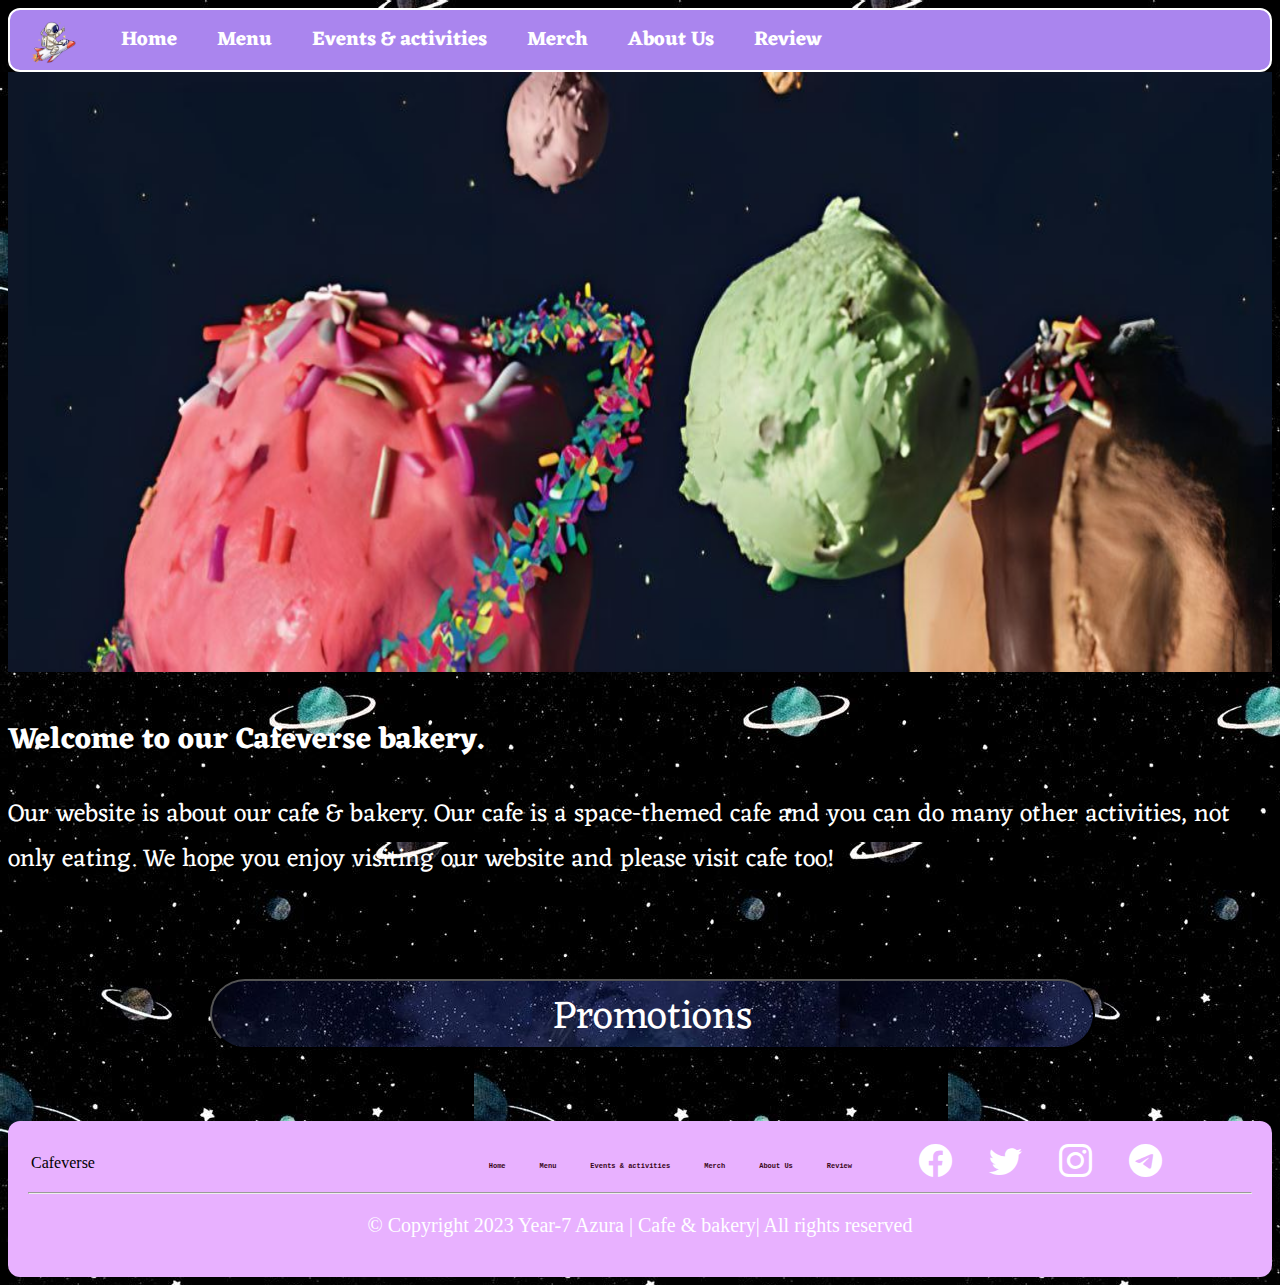
<file: index.html>
<!DOCTYPE html>
<html lang="en">
<head>
    <meta charset="UTF-8">
    <meta name="viewport" content="width=device-width, initial-scale=1.0">
    <title>Cafeverse | Home</title>
    <link rel="stylesheet" href="index.css">
    <link rel="preconnect" href="https://fonts.googleapis.com">
    <link rel="preconnect" href="https://fonts.gstatic.com" crossorigin>
    <link href="https://fonts.googleapis.com/css2?family=Eczar:wght@500&display=swap" rel="stylesheet">
    <link rel="icon" type="image_1/x-icon" href="image_1/logo.png">
    <link rel="stylesheet" href="https://cdn.jsdelivr.net/npm/bootstrap-icons@1.11.1/font/bootstrap-icons.css">

</head>
<body class="bot">
    <section>
        <nav class="navbar">
            <a href=""><img src="image_1/logo.png" alt="logo" class="logo"></a>
            <a href="index.html" class="navtext">Home</a>
            <a href="menu.html" class="navtext">Menu</a>
      <a href="events.html" class="navtext">Events & activities</a>
            <a href="merch.html" class="navtext">Merch</a>
            <a href="about.html" class="navtext">About Us</a>
            <a href="review.html" class="navtext">Review</a>
        </nav>
    </section>
    <div>
        <section>
            <img src="image_1/icecreamspace.jpg" alt="homephotppage" width="100% " height=" 600px"> <br><br>
        </section>
        <section class="hp">
            <h1 class="wel">Welcome to our Cafeverse bakery.</h1>
            <p class="wel">Our website is about our cafe & bakery. Our cafe is a space-themed cafe and you can do many other
                activities, not only eating. We hope you enjoy visiting our website and please visit cafe too!</p>
            <br><br>
        </section>
        <section>
            <button type="submit" id="bapro"><a href="promotions.html" class="fal">Promotions</a></button>
        </section>
    </div><br><br><br><br>
        <section>
            <footer class="footersection">
                <table width="100%">
                    <tr>
                        <td width="35%">
                            <label>Cafeverse<label><br>
                        </td>
                        <td width="35%" class="footer-pages">
                            <a href="index.html" class="footerpl">Home</a>
                            <a href="menu.html" class="footerpl">Menu</a>
                            <a href="events.html" class="footerpl">Events & activities</a>
                            <a href="merch.html" class="footerpl">Merch</a>
                            <a href="about.html" class="footerpl">About Us</a>
                            <a href="review.html" class="footerpl">Review</a>
                        </td>
                        <td width="30%" class="icon">
                            <a href="#"><i class="bi bi-facebook"></i></a>
                            <a href="#"><i class="bi bi-twitter"></i></a>
                            <a href="#"><i class="bi bi-instagram"></i></a>
                            <a href="#"><i class="bi bi-telegram"></i></a>
                        </td>
                    </tr>
                </table>
                <hr>

                <p class="copyright">© Copyright 2023 Year-7 Azura | Cafe & bakery| All rights
                    reserved</p>

            </footer>

</body>

</html>
</file>
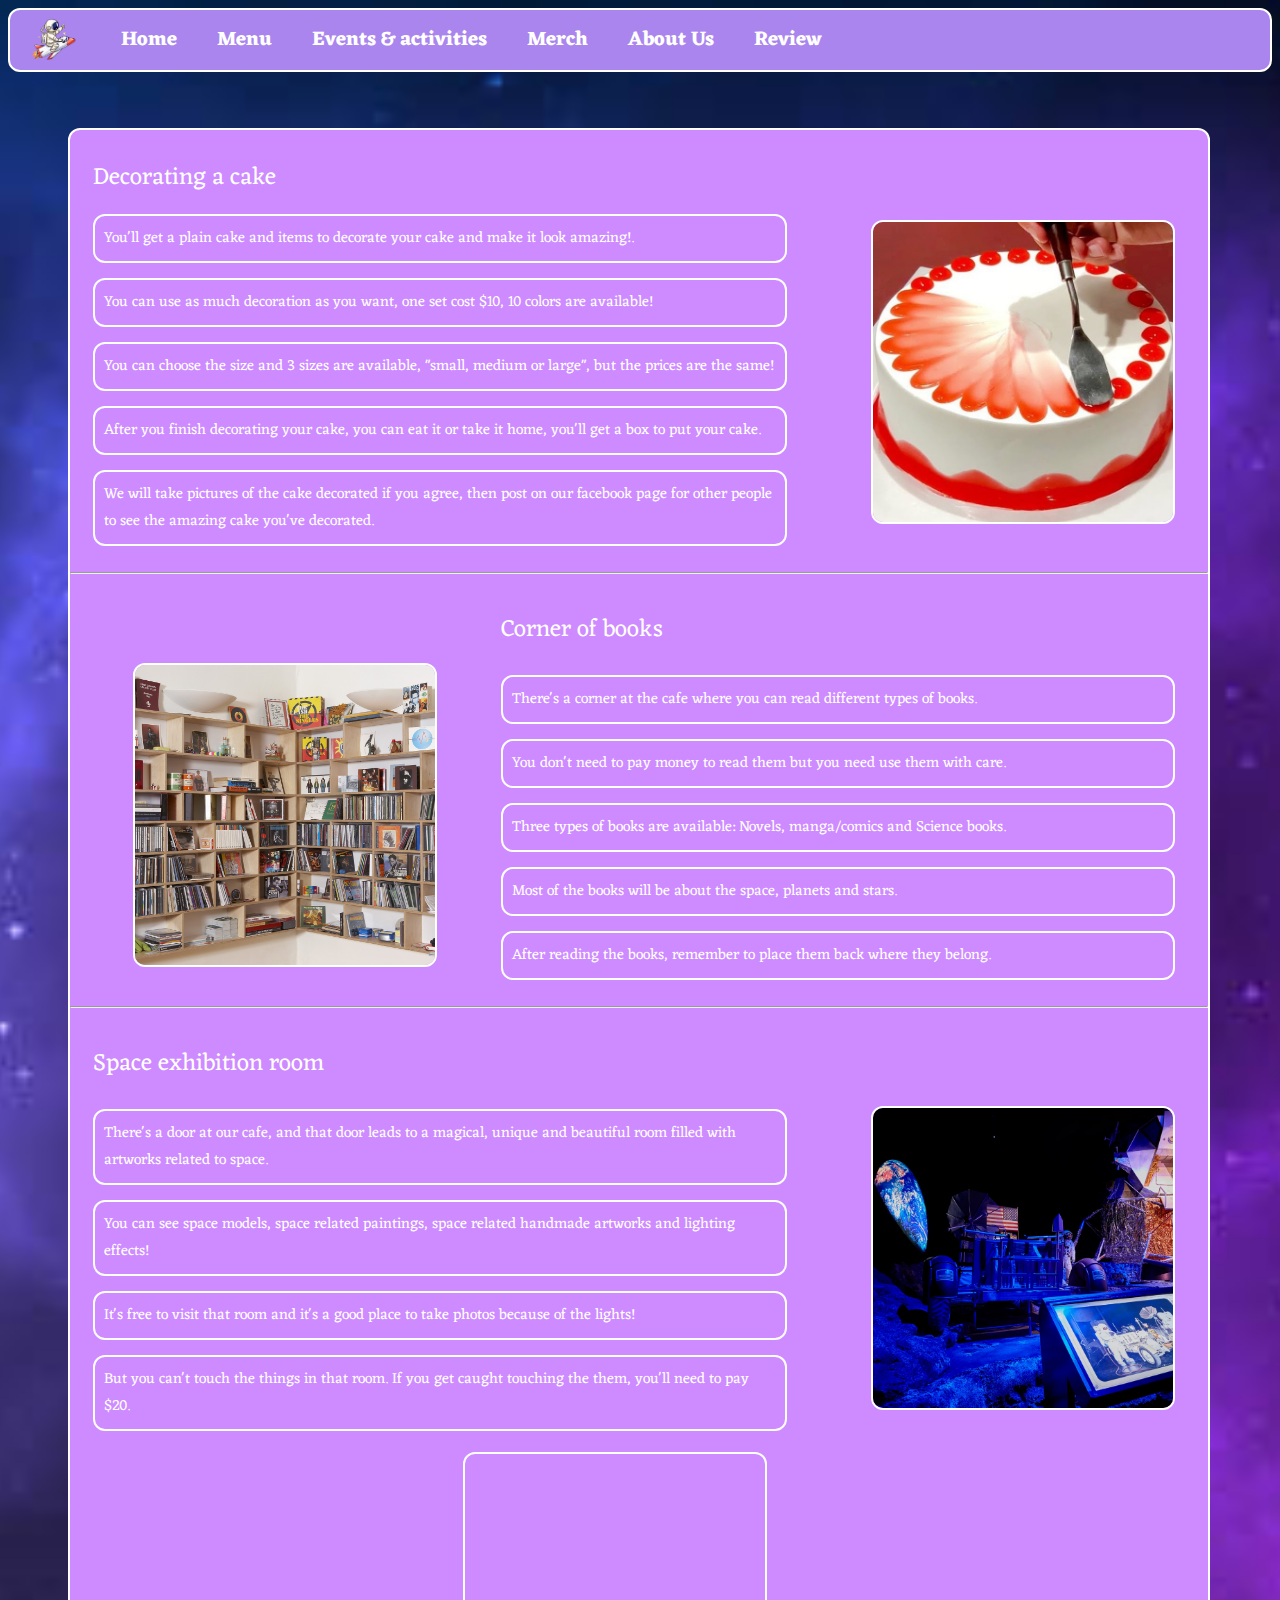
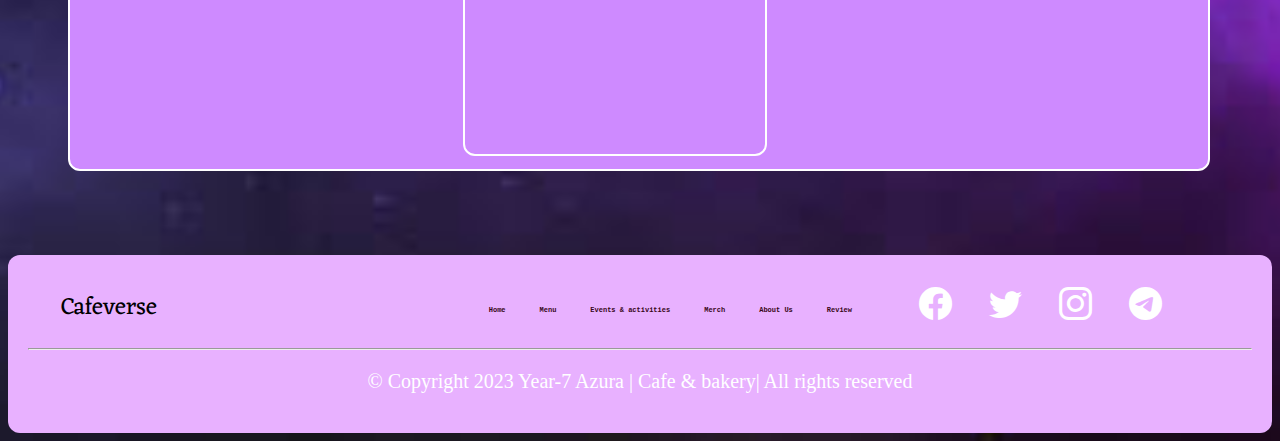
<file: events.html>
<!DOCTYPE html>
<html lang="en">

<head>
    <meta charset="UTF-8">
    <meta name="viewport" content="width=device-width, initial-scale=1.0">
    <title>events and activities</title>
    <link rel="stylesheet" href="events.css">
    <link rel="preconnect" href="https://fonts.googleapis.com">
    <link rel="preconnect" href="https://fonts.gstatic.com" crossorigin>
    <link href="https://fonts.googleapis.com/css2?family=Eczar:wght@600&display=swap" rel="stylesheet">
    <link rel="stylesheet" href="https://cdn.jsdelivr.net/npm/bootstrap-icons@1.11.1/font/bootstrap-icons.css">
    <link rel="icon" type="image_1/x-icon" href="image_1/logo.png">
</head>

<body class="page2">
    <section>
        <nav class="navbar">
            <a href=""><img src="image_1/logo.png" alt="logo" class="logo"></a>
            <a href="index.html" class="navtext">Home</a>
            <a href="menu.html" class="navtext">Menu</a>
            <a href="events.html" class="navtext">Events & activities</a>
            <a href="merch.html" class="navtext">Merch</a>
            <a href="about.html" class="navtext">About Us</a>
            <a href="review.html" class="navtext">Review</a>
        </nav>
    </section>
    <br><br>
    <section>
        <div class="bigbox">
            <table>
                <tr>
                    <td>
                        <div class="etitle">
                            <p class="etitletext"></p>Decorating a cake
                        </div>
                        <div class="einfo">
                            <p class="infotext">You'll get a plain cake and items to decorate your cake and make it look
                                amazing!.</p>
                        </div>
                        <div class="einfo">
                            <p class="infotext">You can use as much decoration as you want, one set cost $10, 10 colors
                                are available!</p>
                        </div>
                        <div class="einfo">
                            <p class="infotext">You can choose the size and 3 sizes are available, "small, medium or
                                large", but the prices are the same!</p>
                        </div>
                        <div class="einfo">
                            <p class="infotext">After you finish decorating your cake, you can eat it or take it home,
                                you'll get a box to put your cake.</p>
                        </div>
                        <div class="einfo">
                            <p class="infotext">We will take pictures of the cake decorated if you agree, then post on
                                our facebook page for other people to see the amazing cake you've decorated.</p>
                        </div>
                    </td>
                    <td>
                        <div>
                            <img src="image_1/design_cake.jpg" alt="designing_cake" class="eimage1">
                        </div>
                    </td>
                </tr>
            </table>
            <hr>
            <table>
                <tr>
                    <td class="bcimg">
                        <div><img src="image_1/book-corner.jpg" alt="books_corner" class="eimage2"></div>
                    </td>
                    <td>
                        <div class="etitle">
                            <p class="etitletext">Corner of books</p>
                        </div>
                        <div class="einfo">
                            <p class="infotext2">There's a corner at the cafe where you can read different types of
                                books.</p>
                        </div>
                        <div class="einfo">
                            <p class="infotext2">You don't need to pay money to read them but you need use them with
                                care.</p>
                        </div>
                        <div class="einfo">
                            <p class="infotext2">Three types of books are available: Novels, manga/comics and Science
                                books.</p>
                        </div>
                        <div class="einfo">
                            <p class="infotext2">Most of the books will be about the space, planets and stars.</p>
                        </div>
                        <div class="einfo">
                            <p class="infotext2">After reading the books, remember to place them back where they belong.
                            </p>
                        </div>
                    </td>
                </tr>
            </table>
            <hr>
            <table>
                <tr>
                    <td>
                        <div class="etitle">
                            <p class="etitletext">Space exhibition room</p>
                        </div>
                        <div class="einfo">
                            <p class="infotext">There's a door at our cafe, and that door leads to a magical, unique and beautiful room filled with artworks related to space.</p>
                        </div>
                        <div class="einfo">
                            <p class="infotext">You can see space models, space related paintings, space related handmade artworks and lighting effects! </p>
                        </div>
                        <div class="einfo">
                            <p class="infotext">It's free to visit that room and it's a good place to take photos because of the lights!</p>
                        </div>
                        <div class="einfo">
                            <p class="infotext">But you can't touch the things in that room. If you get caught touching the them, you'll need to pay $20.</p>
                        </div>
                    </td>
                    <td><img src="image_1/space_3.png" alt="space_exhibition" class="eimage1"></td>
                    <table>
                        <tr><td>
                            <iframe class="vid"src="https://www.youtube.com/embed/3omVVKg-B1Q?si=TDCvaAKnEVEoSjxX" title="YouTube video player" frameborder="0" allow="accelerometer; autoplay; clipboard-write; encrypted-media; gyroscope; picture-in-picture; web-share" allowfullscreen></iframe>
                        </td></tr>
                    </table>
                    
                </tr>
            </table>
        </div>
    </section>
    <br><br><br>
    <section>
        <footer class="footersection">
            <table width="100%">
                <tr>
                    <td width="35%">
                        <label class="cfv">Cafeverse<label><br>
                    </td>
                    <td width="35%" class="footer-pages">
                        <a href="index.html" class="footerpl">Home</a>
                        <a href="menu.html" class="footerpl">Menu</a>
                        <a href="events.html" class="footerpl">Events & activities</a>
                        <a href="merch.html" class="footerpl">Merch</a>
                        <a href="about.html" class="footerpl">About Us</a>
                        <a href="review.html" class="footerpl">Review</a>
                    </td>
                    <td width="30%" class="icon">
                        <a href="#"><i class="bi bi-facebook"></i></a>
                        <a href="#"><i class="bi bi-twitter"></i></a>
                        <a href="#"><i class="bi bi-instagram"></i></a>
                        <a href="#"><i class="bi bi-telegram"></i></a>
                    </td>
                </tr>
            </table>
            <hr>
            <p class="copyright">© Copyright 2023 Year-7 Azura | Cafe & bakery| All rights
                reserved</p>
        </footer>
    </section>
</body>
</file>
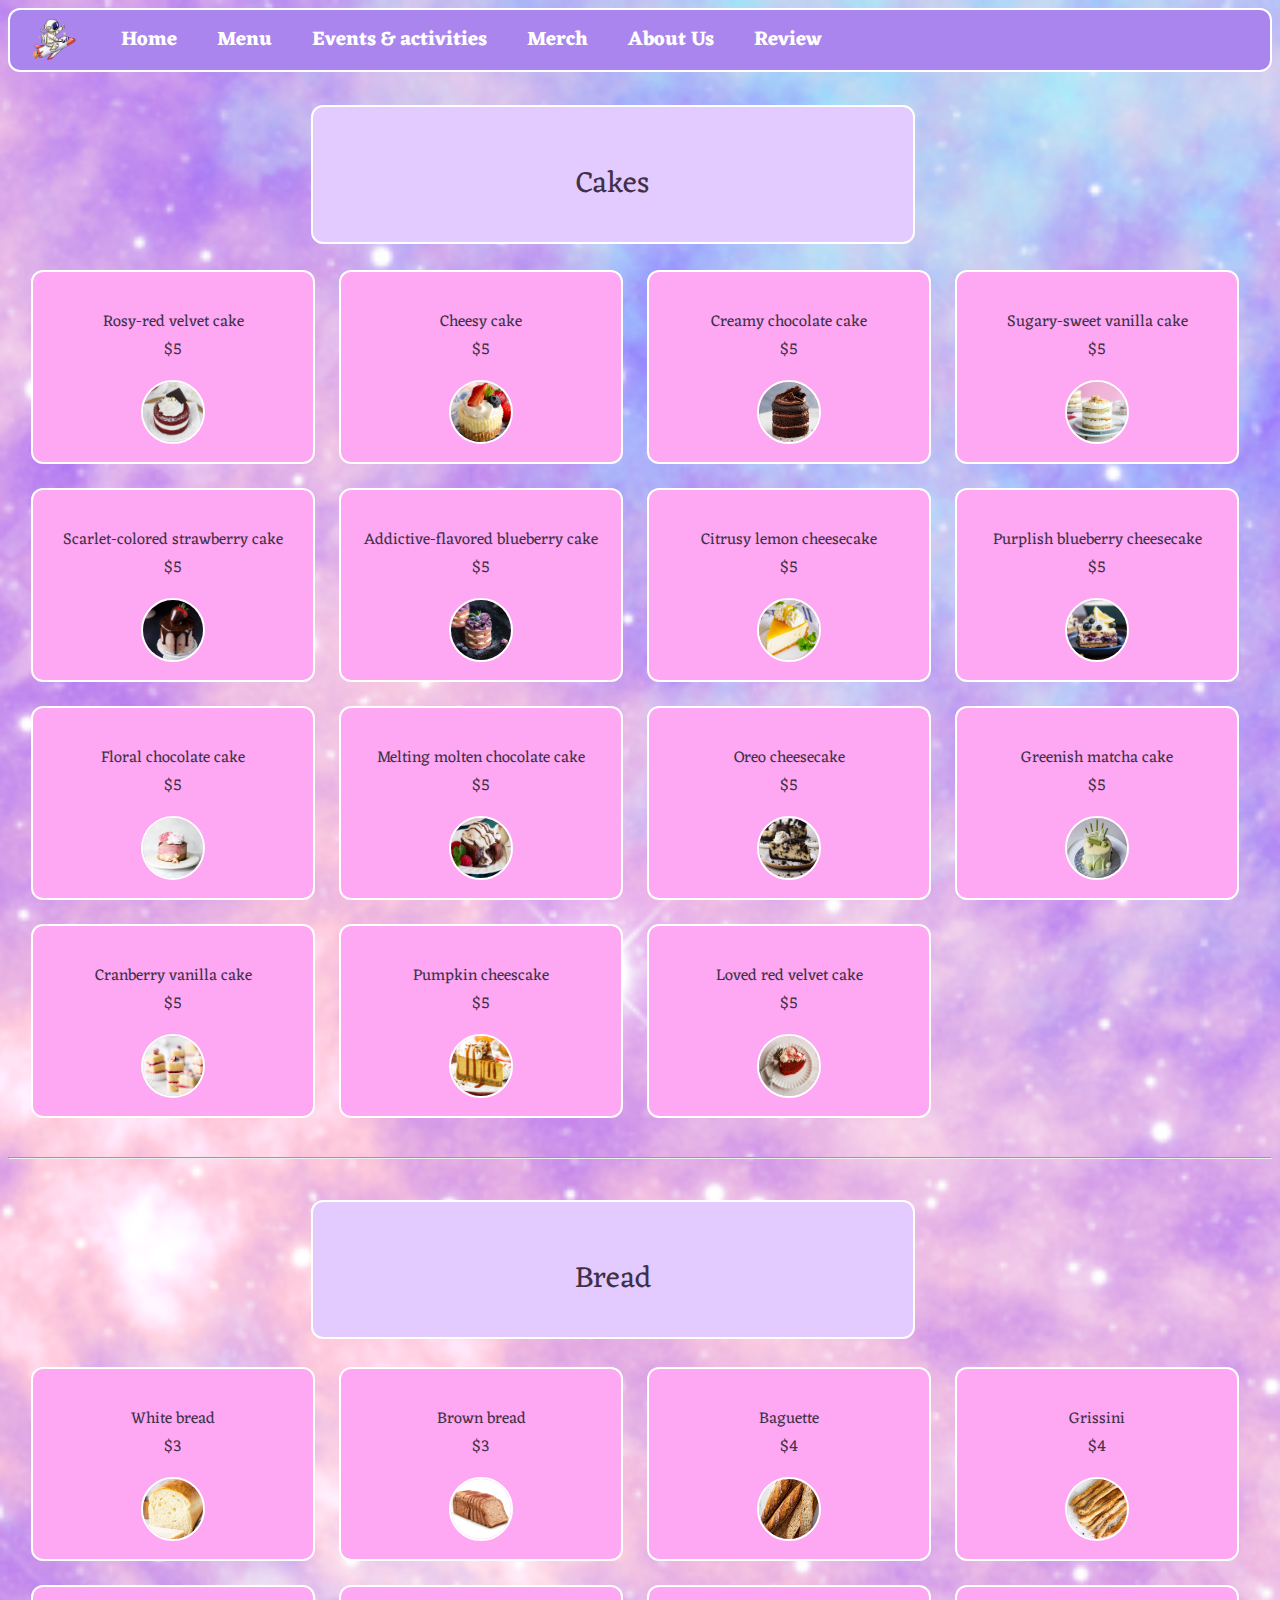
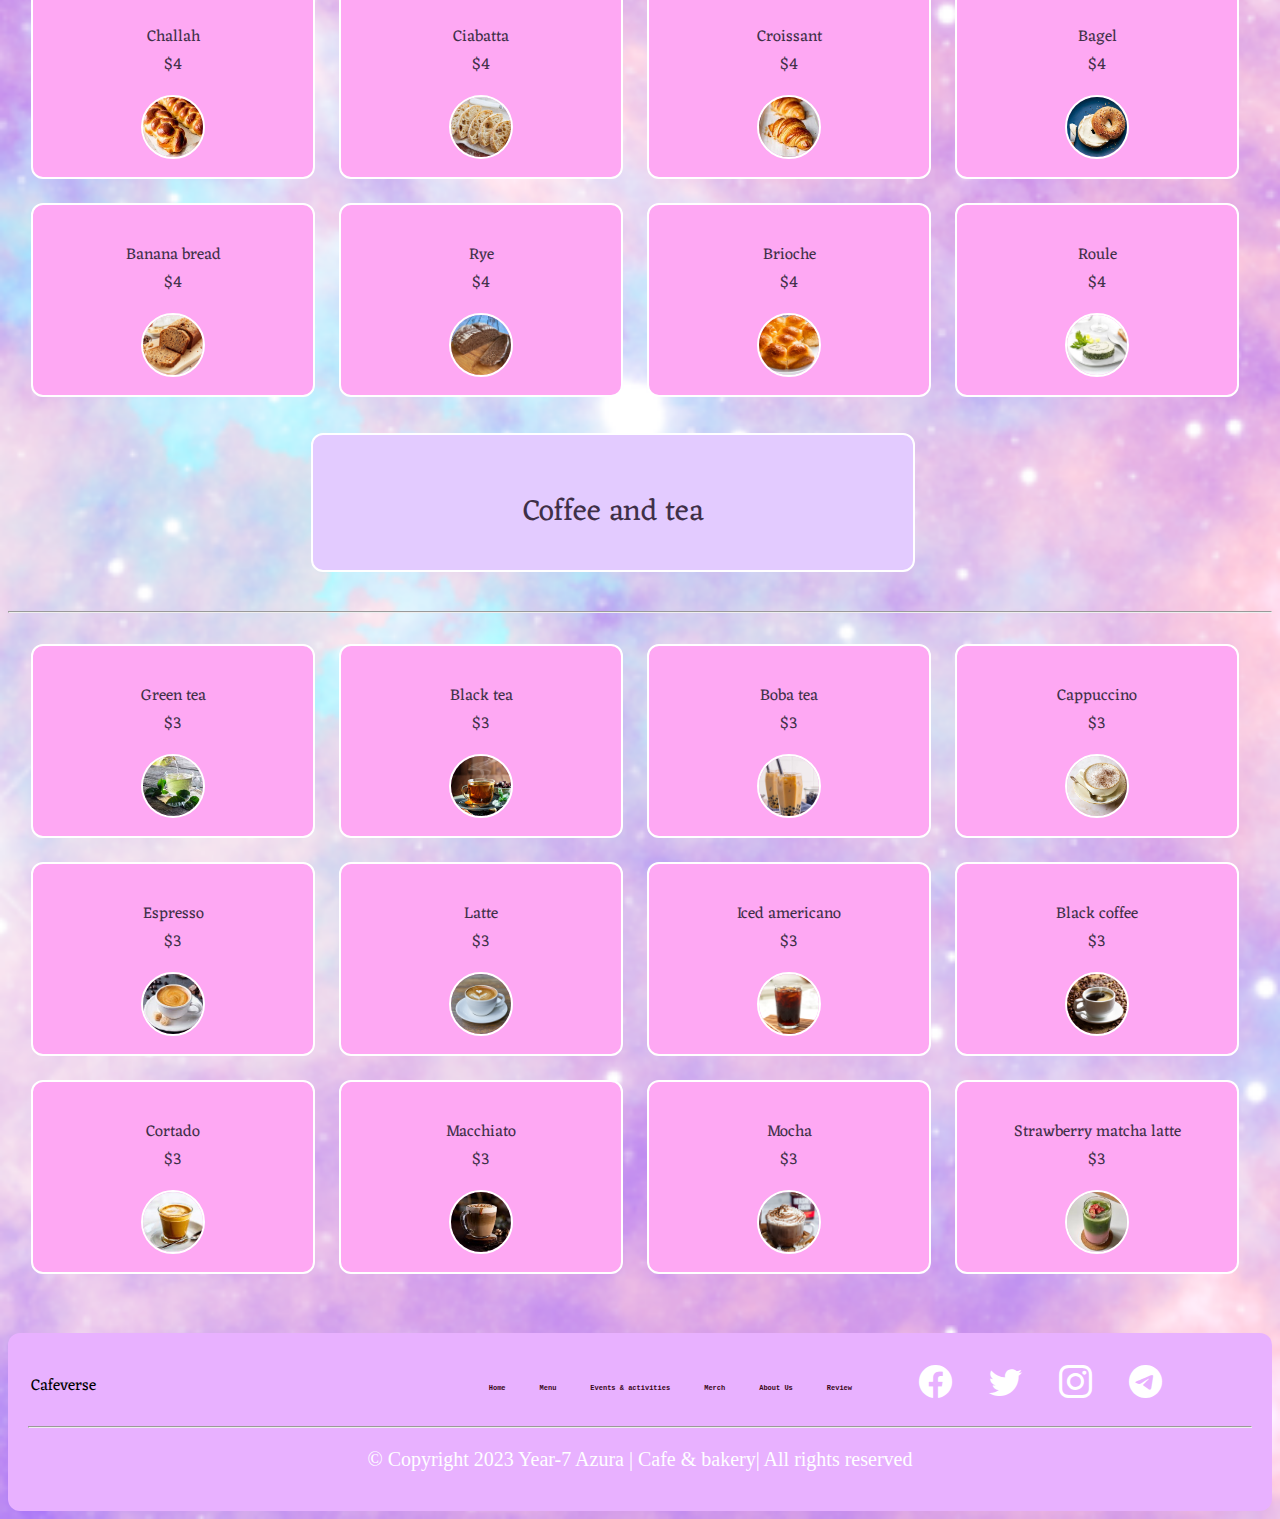
<file: menu.html>
<!DOCTYPE html>
<html lang="en">

<head>
    <meta charset="UTF-8">
    <meta name="viewport" content="width=device-width, initial-scale=1.0">
    <title>Menu</title>
    <link rel="stylesheet" href="menu.css">
    <link rel="preconnect" href="https://fonts.googleapis.com">
    <link rel="preconnect" href="https://fonts.gstatic.com" crossorigin>
    <link href="https://fonts.googleapis.com/css2?family=Eczar:wght@600&display=swap" rel="stylesheet">
    <link rel="stylesheet" href="https://cdn.jsdelivr.net/npm/bootstrap-icons@1.11.1/font/bootstrap-icons.css">
    <link rel="icon" type="image_1/x-icon" href="image_1/logo.png">
</head>

<body class="page3">
    <section>
        <nav class="navbar">
            <a href=""><img src="image_1/logo.png" alt="logo" class="logo"></a>
            <a href="index.html" class="navtext">Home</a>
            <a href="menu.html" class="navtext">Menu</a>
            <a href="events.html" class="navtext">Events & activities</a>
            <a href="merch.html" class="navtext">Merch</a>
            <a href="about.html" class="navtext">About Us</a>
            <a href="review.html" class="navtext">Review</a>
        </nav>
    </section>
    <section>
        <table>
            <tr>
                <td>
                    <div class="mtitle">
                        <p class="finfo">Cakes</p>
                    </div>
                </td>
            </tr>
            </table><table>
            <tr>
                <td>
                    <div class="foodbac">
                        <p class="finfo">Rosy-red velvet cake <br> $5</p>
                        <img src="image_2/cake1.png" alt="cake" class="fdimg">
                    </div>
                </td>
                <td>
                    <div class="foodbac">
                        <p class="finfo">Cheesy cake <br> $5</p>
                        <img src="image_2/cake2.png" alt="cake" class="fdimg">
                    </div>
                </td>
                <td>
                    <div class="foodbac">
                        <p class="finfo">Creamy chocolate cake <br> $5</p>
                        <img src="image_2/cake3.png" alt="cake" class="fdimg">
                    </div>
                </td>
                <td>
                    <div class="foodbac">
                        <p class="finfo">Sugary-sweet vanilla cake <br> $5</p>
                        <img src="image_2/cake4.png" alt="cake" class="fdimg">
                    </div>
                </td>
            </tr>
            <tr>
                <td>
                    <div class="foodbac">
                        <p class="finfo">Scarlet-colored strawberry cake <br> $5</p>
                        <img src="image_2/cake5.png" alt="cake" class="fdimg">
                    </div>
                </td>
                <td>
                    <div class="foodbac">
                        <p class="finfo">Addictive-flavored blueberry cake <br> $5</p>
                        <img src="image_2/cake6.png" alt="cake" class="fdimg">
                    </div>
                </td>
                <td>
                    <div class="foodbac">
                        <p class="finfo">Citrusy lemon cheesecake <br> $5</p>
                        <img src="image_2/cake7.png" alt="cake" class="fdimg">
                    </div>
                </td>
                <td>
                    <div class="foodbac">
                        <p class="finfo">Purplish blueberry cheesecake <br> $5</p>
                        <img src="image_2/cake8.png" alt="cake" class="fdimg">
                    </div>
                </td>
            </tr>
            <tr>
                <td>
                    <div class="foodbac">
                        <p class="finfo">Floral chocolate cake <br> $5</p>
                        <img src="image_2/cake9.png" alt="cake" class="fdimg">
                <td>
                    <div class="foodbac">
                        <p class="finfo">Melting molten chocolate cake <br> $5</p>
                        <img src="image_2/cake10.jpg" alt="cake" class="fdimg">
                    </div>
                </td>
                <td>
                    <div class="foodbac">
                        <p class="finfo">Oreo cheesecake <br> $5</p>
                        <img src="image_2/cake11.jpg" alt="cake" class="fdimg">
                    </div>
                </td>
                <td>
                    <div class="foodbac">
                        <p class="finfo">Greenish matcha cake <br> $5</p>
                        <img src="image_2/cake12.jpg" alt="cake" class="fdimg">
                    </div>
                </td>
            </tr>
            <tr>
                <td>
                    <div class="foodbac">
                        <p class="finfo">Cranberry vanilla cake <br> $5</p>
                        <img src="image_2/cake13.png" alt="cake" class="fdimg">
                    </div>
                </td>
                <td>
                    <div class="foodbac">
                        <p class="finfo">Pumpkin cheescake <br> $5</p>
                        <img src="image_2/cake14.jpg" alt="cake" class="fdimg">
                    </div>
                </td>
                <td>
                    <div class="foodbac">
                        <p class="finfo">Loved red velvet cake <br> $5</p>
                        <img src="image_2/cake15.jpg" alt="cake" class="fdimg">
                    </div>
                </td>
            </tr>
        </table>
        <br>
        <hr>
        <table>
            <tr>
                <td>
                    <div class="mtitle">
                        <p class="finfo">Bread</p>
                    </div>
                </td>
            </tr>
            <tr></table><table>
                <td>
                    <div class="foodbac">
                        <p class="finfo">White bread <br>$3</p>
                        <img src="image_2/bread1.jpg" alt="bread" class="fdimg">
                    </div>
                </td>
                <td>
                    <div class="foodbac">
                        <p class="finfo">Brown bread <br>$3</p>
                        <img src="image_2/bread2.jpg" alt="bread" class="fdimg">
                    </div>
                </td>
                <td>
                    <div class="foodbac">
                        <p class="finfo">Baguette <br>$4</p>
                        <img src="image_2/bread3.jpg" alt="bread" class="fdimg">
                    </div>
                </td>
                <td>
                    <div class="foodbac">
                        <p class="finfo">Grissini <br>$4</p>
                        <img src="image_2/bread4.jpg" alt="bread" class="fdimg">
                    </div>
                </td>
            </tr>
            <tr>
                <td>
                    <div class="foodbac">
                        <p class="finfo">Challah <br>$4</p>
                        <img src="image_2/bread5.jpg" alt="bread" class="fdimg">
                    </div>
                </td>
                <td>
                    <div class="foodbac">
                        <p class="finfo">Ciabatta <br>$4</p>
                        <img src="image_2/bread6.jpg" alt="bread" class="fdimg">
                    </div>
                </td>
                <td>
                    <div class="foodbac">
                        <p class="finfo">Croissant <br>$4 </p>
                        <img src="image_2/bread7.jpg" alt="bread" class="fdimg">
                    </div>
                </td>
                <td>
                    <div class="foodbac">
                        <p class="finfo">Bagel <br>$4</p>
                        <img src="image_2/bread8.jpeg" alt="bread" class="fdimg">
                    </div>
                </td>
            </tr>
            <tr>
                <td>
                    <div class="foodbac">
                        <p class="finfo">Banana bread <br>$4</p>
                        <img src="image_2/bread9.jpeg" alt="bread" class="fdimg">
                    </div>
                </td>
                <td>
                    <div class="foodbac">
                        <p class="finfo">Rye <br>$4</p>
                        <img src="image_2/bread10.jpg" alt="bread" class="fdimg">
                    </div>
                </td>
                <td>
                    <div class="foodbac">
                        <p class="finfo">Brioche <br>$4</p>
                        <img src="image_2/bread11.jpg" alt="bread" class="fdimg">
                    </div>
                </td>
                <td>
                    <div class="foodbac">
                        <p class="finfo">Roule <br>$4</p>
                        <img src="image_2/bread12.jpg" alt="bread" class="fdimg">
                    </div>
                </td>
            </tr>
        </table>
        <table>
            <tr>
                <td>
                    <div class="mtitle">
                        <p class="finfo">Coffee and tea</p>
                    </div>
                </td>
            </tr>
            </table>
            <br>
            <hr><table>
            <tr>
                <td>
                    <div class="foodbac">
                        <p class="finfo">Green tea <br>$3</p>
                        <img src="image_2/drink1.jpg" alt="drink" class="fdimg">
                    </div>
                </td>
                <td>
                    <div class="foodbac">
                        <p class="finfo">Black tea <br>$3</p>
                        <img src="image_2/drink2.jpg" alt="drink" class="fdimg">
                    </div>
                </td>
                <td>
                    <div class="foodbac">
                        <p class="finfo">Boba tea <br>$3</p>
                        <img src="image_2/drink3.jpg" alt="drink" class="fdimg">
                    </div>
                </td>
                <td>
                    <div class="foodbac">
                        <p class="finfo">Cappuccino <br>$3</p>
                        <img src="image_2/drink4.jpg" alt="drink" class="fdimg">
                    </div>
                </td>
            </tr>
            <tr>
                <td>
                    <div class="foodbac">
                        <p class="finfo">Espresso <br>$3</p>
                        <img src="image_2/drink5.jpg" alt="drink" class="fdimg">
                    </div>
                </td>
                <td>
                    <div class="foodbac">
                        <p class="finfo">Latte <br>$3</p>
                        <img src="image_2/drink6.jpg" alt="drink" class="fdimg">
                    </div>
                </td>
                <td>
                    <div class="foodbac">
                        <p class="finfo">Iced americano <br>$3</p>
                        <img src="image_2/drink7.jpg" alt="drink" class="fdimg">
                    </div>
                </td>
                <td>
                    <div class="foodbac">
                        <p class="finfo">Black coffee <br>$3</p>
                        <img src="image_2/drink8.png" alt="drink" class="fdimg">
                    </div>
                </td>
            </tr>
            <tr>
                <td>
                    <div class="foodbac">
                        <p class="finfo">Cortado <br>$3</p>
                        <img src="image_2/drink9.jpg" alt="drink" class="fdimg">
                    </div>
                </td>
                <td>
                    <div class="foodbac">
                        <p class="finfo">Macchiato <br>$3</p>
                        <img src="image_2/drink10.jpg" alt="drink" class="fdimg">
                    </div>
                </td>
                <td>
                    <div class="foodbac">
                        <p class="finfo">Mocha <br>$3</p>
                        <img src="image_2/drink11.jpg" alt="drink" class="fdimg">
                    </div>
                </td>
                <td>
                    <div class="foodbac">
                        <p class="finfo">Strawberry matcha latte <br>$3</p>
                        <img src="image_2/drink12.png" alt="drink" class="fdimg">
                    </div>
                </td>
            </tr>
        </table>
        <br><br>
    </section>
    <section>
        <footer class="footersection">
            <table width="100%">
                <tr>
                    <td width="35%">
                        <label>Cafeverse<label><br>
                    </td>
                    <td width="35%" class="footer-pages">
                        <a href="index.html" class="footerpl">Home</a>
                        <a href="menu.html" class="footerpl">Menu</a>
                        <a href="events.html" class="footerpl">Events & activities</a>
                        <a href="merch.html" class="footerpl">Merch</a>
                        <a href="about.html" class="footerpl">About Us</a>
                        <a href="review.html" class="footerpl">Review</a>
                    </td>
                    <td width="30%" class="icon">
                        <a href="#"><i class="bi bi-facebook"></i></a>
                        <a href="#"><i class="bi bi-twitter"></i></a>
                        <a href="#"><i class="bi bi-instagram"></i></a>
                        <a href="#"><i class="bi bi-telegram"></i></a>
                    </td>
                </tr>
            </table>
            <hr>
            <p class="copyright">© Copyright 2023 Year-7 Azura | Cafe & bakery| All rights
                reserved</p>
        </footer>
    </section>
</body>

</html>
</file>
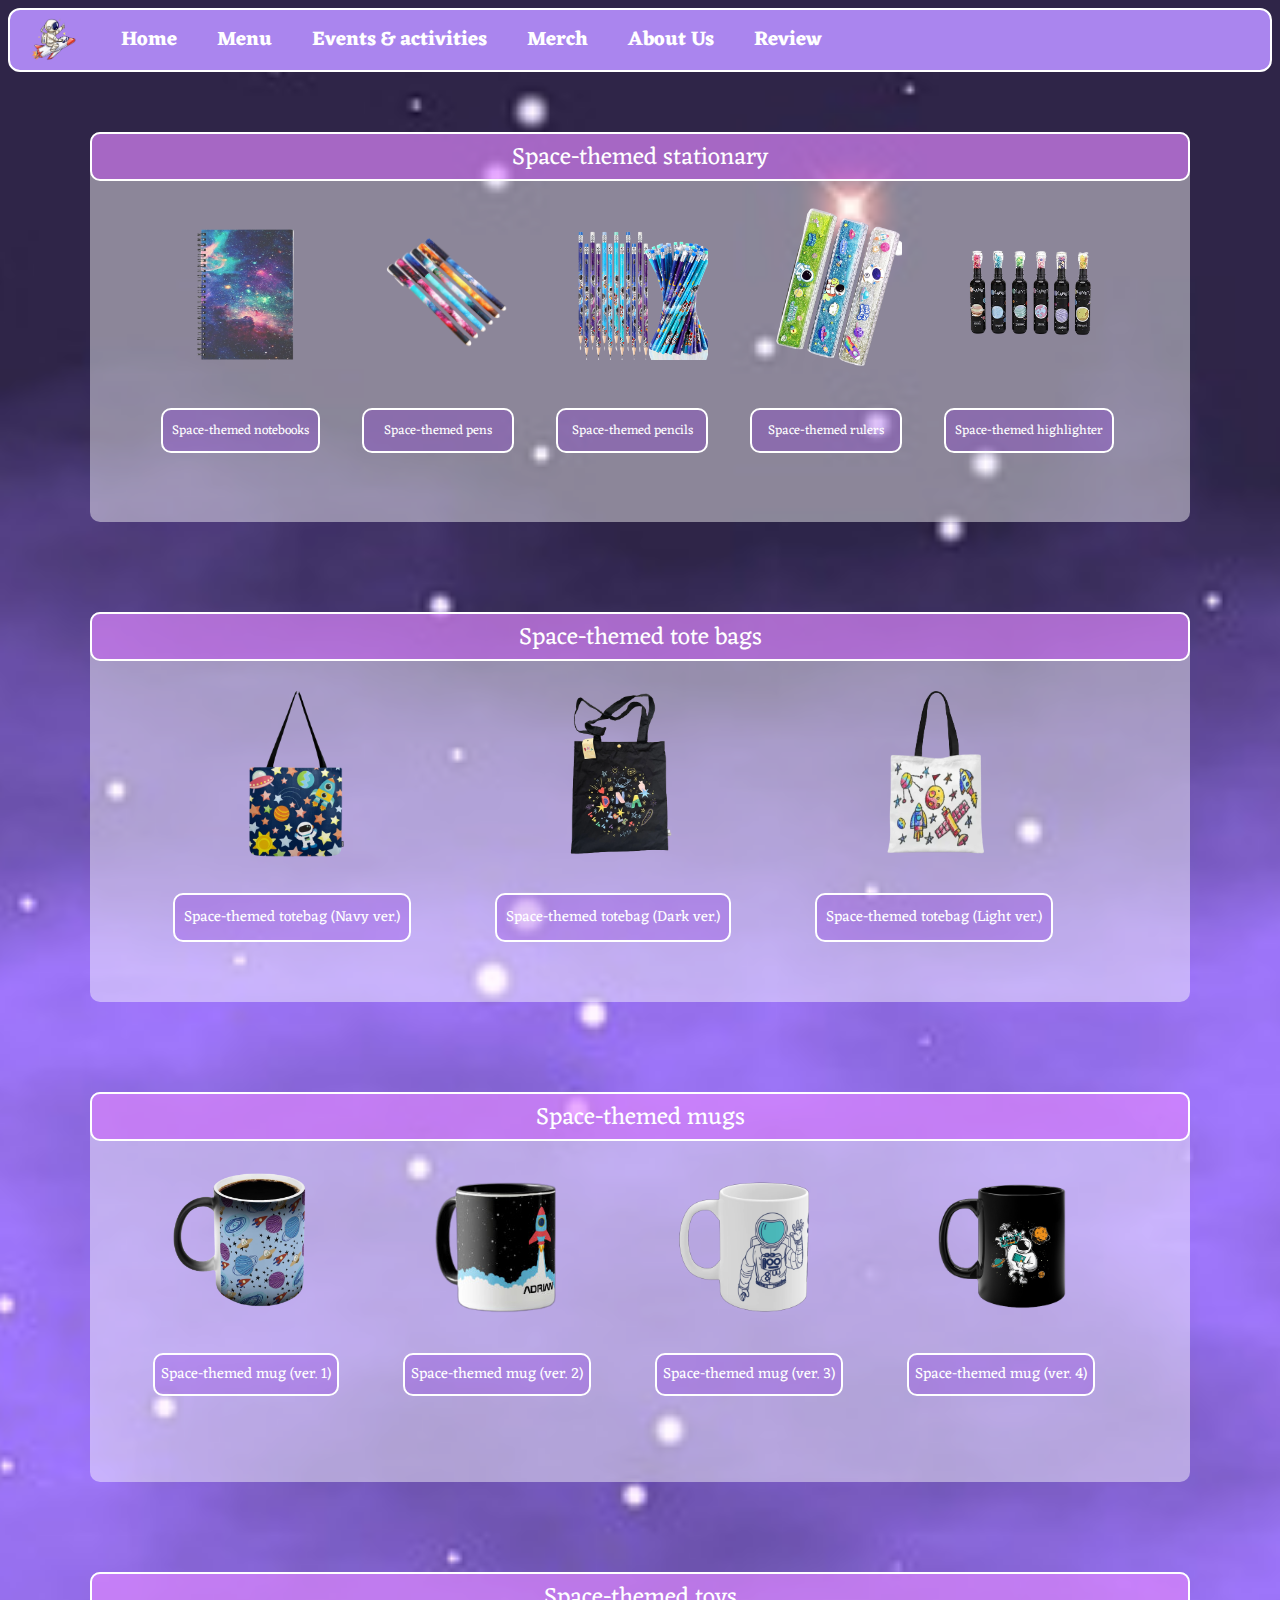
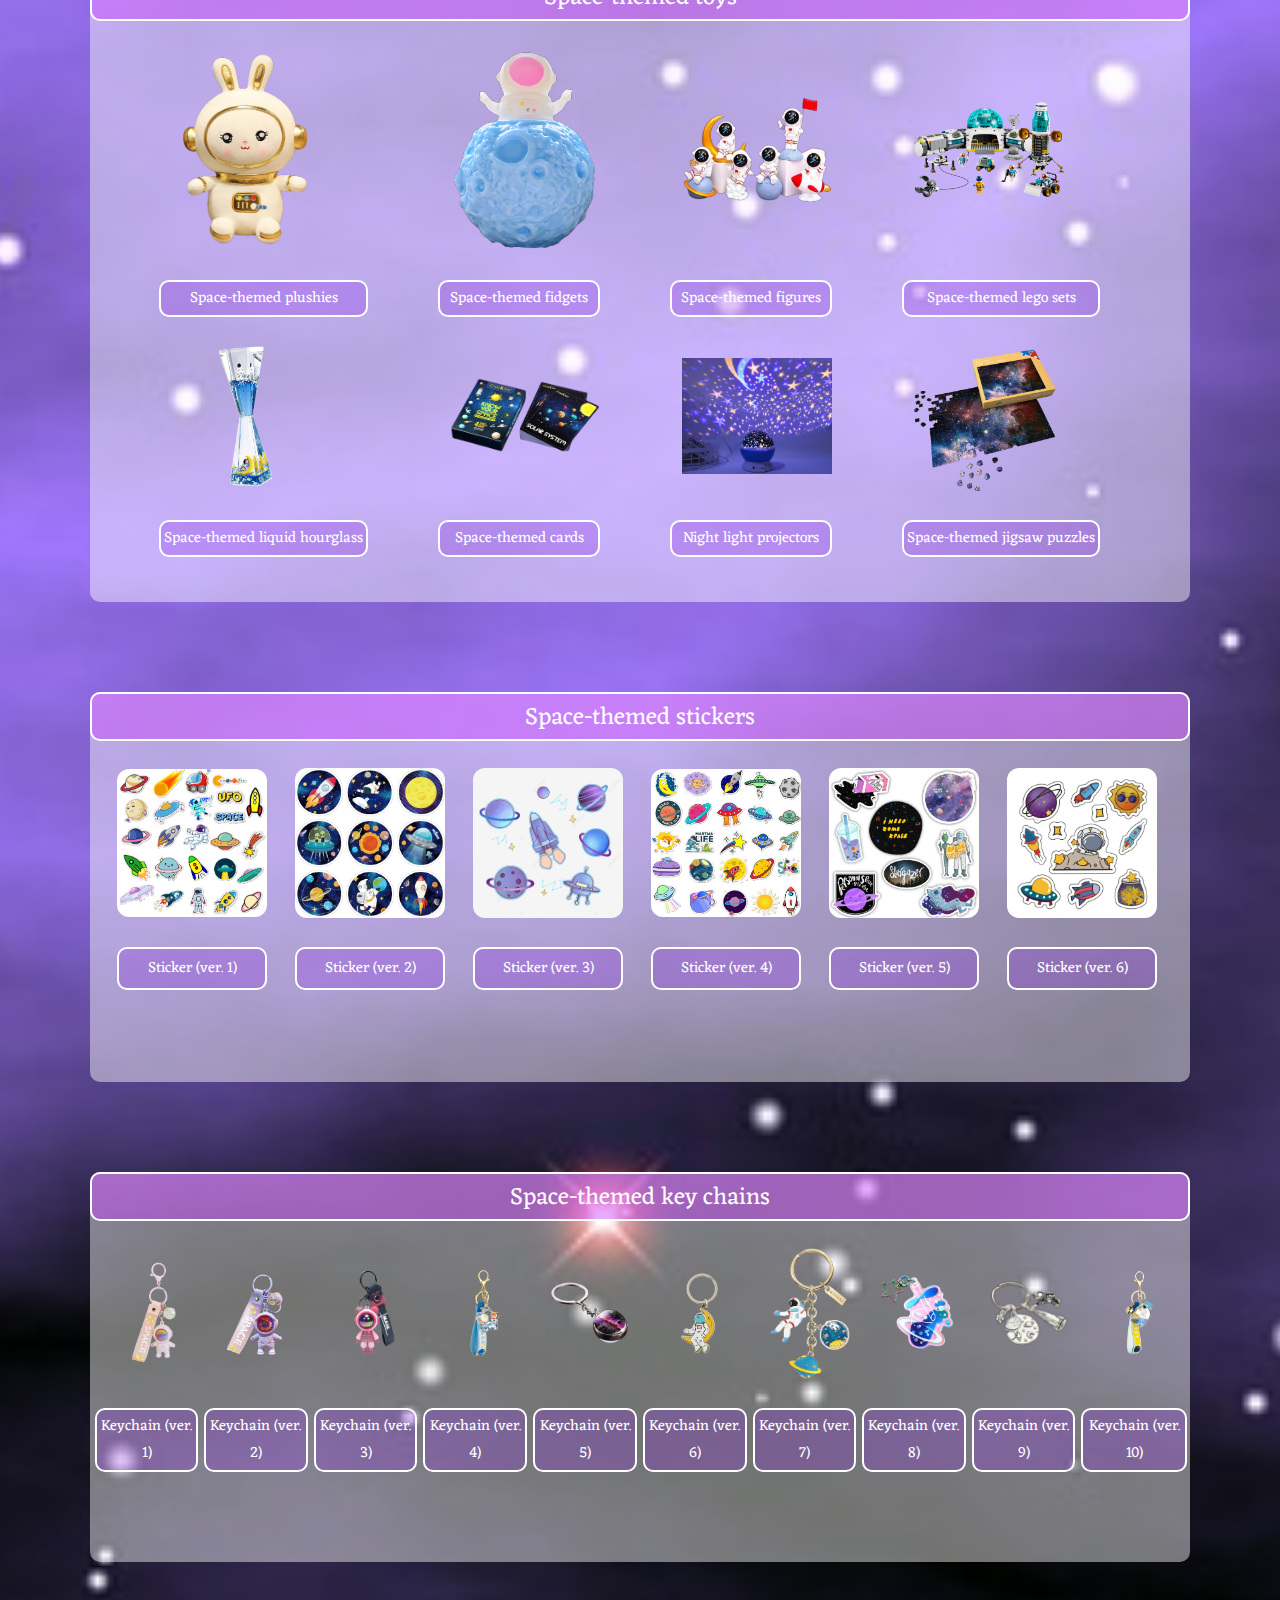
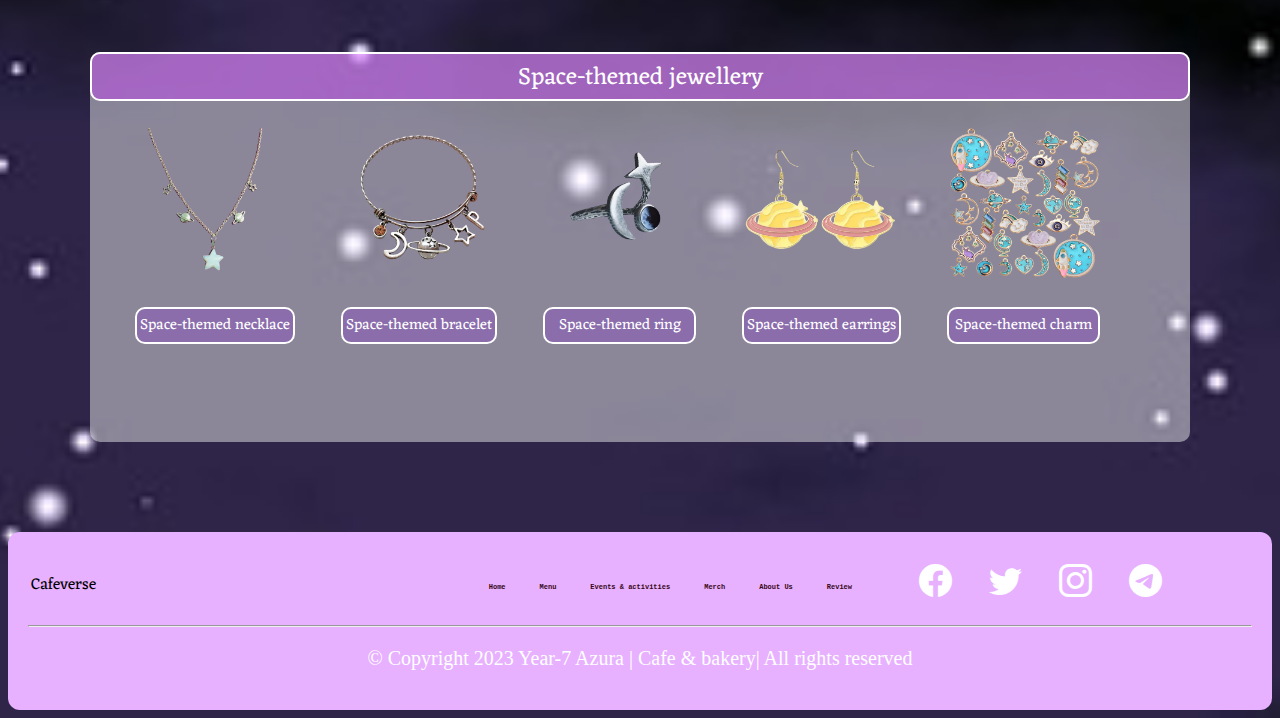
<file: merch.html>
<!DOCTYPE html>
<html lang="en">

<head>
    <meta charset="UTF-8">
    <meta name="viewport" content="width=device-width, initial-scale=1.0">
    <title>merch</title>
    <link rel="stylesheet" href="merch.css">
    <link rel="preconnect" href="https://fonts.googleapis.com">
    <link rel="preconnect" href="https://fonts.gstatic.com" crossorigin>
    <link href="https://fonts.googleapis.com/css2?family=Eczar:wght@600&display=swap" rel="stylesheet">
    <link rel="stylesheet" href="https://cdn.jsdelivr.net/npm/bootstrap-icons@1.11.1/font/bootstrap-icons.css">
</head>

<body class="page1">
    <section>
        <nav class="navbar">
            <a href=""><img src="image_1/logo.png" alt="logo" class="logo"></a>
            <a href="index.html" class="navtext">Home</a>
            <a href="menu.html" class="navtext">Menu</a>
            <a href="events.html" class="navtext">Events & activities</a>
            <a href="merch.html" class="navtext">Merch</a>
            <a href="about.html" class="navtext">About Us</a>
            <a href="review.html" class="navtext">Review</a>
        </nav>
    </section>
    <section>
        <div class="box">
            <p class="title">Space-themed stationary</p>
            <table class="tb">
                <tr>
                    <td>
                        <img src="image_1/notebook.png" alt="notebook" class="stationary">

                    </td>
                    <td> <img src="image_1/pen.png" alt="pen" class="stationary">

                    </td>
                    <td><img src="image_1/pencil.png" alt="pencil" class="stationary">

                    </td>
                    <td><img src="image_1/ruler.png" alt="ruler" class="stationary">
                    </td>
                    <td><img src="image_1/highlighter.png" alt="highlighter" class="stationary">

                    </td>
                </tr>
                <tr>
                    <td>
                        <p class="item">Space-themed notebooks</p>
                    </td>
                    <td>
                        <p class="item">Space-themed pens</p>
                    </td>
                    <td>
                        <p class="item">Space-themed pencils</p>
                    </td>
                    <td>
                        <p class="item">Space-themed rulers</p>
                    </td>
                    <td>
                        <p class="item">Space-themed highlighter</p>
                    </td>
                </tr>
            </table>
        </div>
        <div class="box">
            <p class="title">Space-themed tote bags</p>
            <table>
                <tr>
                    <td><img src="image_1/totebag1.png" alt="totebag1" class="totebag"></td>
                    <td><img src="image_1/totebag2.png" alt="totebag2" class="totebag"></td>
                    <td><img src="image_1/totebag3.png" alt="totebag3" class="totebag"></td>
                </tr>
                <tr>
                    <td>
                        <p class="item2">Space-themed totebag (Navy ver.)</p>
                    </td>
                    <td>
                        <p class="item2">Space-themed totebag (Dark ver.)</p>
                    </td>
                    <td>
                        <p class="item2">Space-themed totebag (Light ver.)</p>
                    </td>
                </tr>
            </table>
        </div>
        <div class="box">
            <p class="title">Space-themed mugs</p>
            <table>
                <tr>
                    <td><img src="image_1/mug1.png" alt="mug" class="mug"></td>
                    <td><img src="image_1/mug2.png" alt="mug" class="mug"></td>
                    <td><img src="image_1/mug3.png" alt="mug" class="mug"></td>
                    <td><img src="image_1/mug4.png" alt="mug" class="mug"></td>
                </tr>
                <tr>
                    <td>
                        <p class="item3">Space-themed mug (ver. 1)</p>
                    </td>
                    <td>
                        <p class="item3">Space-themed mug (ver. 2)</p>
                    </td>
                    <td>
                        <p class="item3">Space-themed mug (ver. 3)</p>
                    </td>
                    <td>
                        <p class="item3">Space-themed mug (ver. 4)</p>
                    </td>
                </tr>
            </table>
        </div>
        <div class="boxx">
            <p class="title">Space-themed toys</p>
            <table>
                <tr>
                    <td><img src="image_1/plushie.png" alt="plushie" class="toys"></td>
                    <td><img src="image_1/fidget.png" alt="fidget" class="toys"></td>
                    <td><img src="image_1/figures.png" alt="figures" class="toys"></td>
                    <td><img src="image_1/lego.png" alt="lego" class="toys"></td>
                </tr>
                <tr>
                    <td>
                        <p class="item7">Space-themed plushies</p>
                    </td>
                    <td>
                        <p class="item7">Space-themed fidgets</p>
                    </td>
                    <td>
                        <p class="item7">Space-themed figures</p>
                    </td>
                    <td>
                        <p class="item7">Space-themed lego sets</p>
                    </td>
                </tr>
                <tr>
                    <td><img src="image_1/hourglass.png" alt="hourglass" class="toys"></td>
                    <td><img src="image_1/cards.png" alt="cards" class="toys"></td>
                    <td><img src="image_1/nightlight.jpg" alt="nightlight" class="toys"></td>
                    <td><img src="image_1/puzzle.png" alt="puzzle" class="toys"></td>
                </tr>
                <tr>
                    <td>
                        <p class="item7">Space-themed liquid hourglass</p>
                    </td>
                    <td>
                        <p class="item7">Space-themed cards</p>
                    </td>
                    <td>
                        <p class="item7">Night light projectors</p>
                    </td>
                    <td>
                        <p class="item7">Space-themed jigsaw puzzles</p>
                    </td>
                </tr>
            </table>
        </div>
        <div class="box">
            <p class="title">Space-themed stickers</p>
            <table>
                <tr>
                    <td><img src="image_1/sticker1.png" alt="sticker" class="sticker"></td>
                    <td><img src="image_1/sticker2.jpg" alt="sticker" class="sticker"></td>
                    <td><img src="image_1/sticker3.jpg" alt="sticker" class="sticker"></td>
                    <td><img src="image_1/sticker4.jpg" alt="sticker" class="sticker"></td>
                    <td><img src="image_1/sticker5.png" alt="sticker" class="sticker"></td>
                    <td><img src="image_1/sticker6.png" alt="sticker" class="sticker"></td>
                </tr>
                <tr>
                    <td>
                        <p class="item4">Sticker (ver. 1)</p>
                    </td>
                    <td>
                        <p class="item4">Sticker (ver. 2)</p>
                    </td>
                    <td>
                        <p class="item4">Sticker (ver. 3)</p>
                    </td>
                    <td>
                        <p class="item4">Sticker (ver. 4)</p>
                    </td>
                    <td>
                        <p class="item4">Sticker (ver. 5)</p>
                    </td>
                    <td>
                        <p class="item4">Sticker (ver. 6)</p>
                    </td>
                </tr>
            </table>
        </div>
        <div class="box">
            <p class="title">Space-themed key chains</p>
            <table>
                <tr>
                    <td><img src="image_1/keychain1.png" alt="keychain" class="keychain"></td>
                    <td><img src="image_1/keychain2.png" alt="keychain" class="keychain"></td>
                    <td><img src="image_1/keychain3.png" alt="keychain" class="keychain"></td>
                    <td><img src="image_1/keychain4.png" alt="keychain" class="keychain"></td>
                    <td><img src="image_1/keychain5.png" alt="keychain" class="keychain"></td>
                    <td><img src="image_1/keychain6.png" alt="keychain" class="keychain"></td>
                    <td><img src="image_1/keychain7.png" alt="keychain" class="keychain"></td>
                    <td><img src="image_1/keychain8.png" alt="keychain" class="keychain"></td>
                    <td><img src="image_1/keychain9.png" alt="keychain" class="keychain"></td>
                    <td><img src="image_1/keychain10.png" alt="keychain" class="keychain"></td>
                </tr>
                <tr>
                    <td>
                        <p class="item5">Keychain (ver. 1)</p>
                    </td>
                    <td>
                        <p class="item5">Keychain (ver. 2)</p>
                    </td>
                    <td>
                        <p class="item5">Keychain (ver. 3)</p>
                    </td>
                    <td>
                        <p class="item5">Keychain (ver. 4)</p>
                    </td>
                    <td>
                        <p class="item5">Keychain (ver. 5)</p>
                    </td>
                    <td>
                        <p class="item5">Keychain (ver. 6)</p>
                    </td>
                    <td>
                        <p class="item5">Keychain (ver. 7)</p>
                    </td>
                    <td>
                        <p class="item5">Keychain (ver. 8)</p>
                    </td>
                    <td>
                        <p class="item5">Keychain (ver. 9)</p>
                    </td>
                    <td>
                        <p class="item5">Keychain (ver. 10)</p>
                    </td>
                </tr>
            </table>
        </div>
        <div class="box">
            <p class="title">Space-themed jewellery</p>
            <table>
                <tr>
                    <td><img src="image_1/necklace.png" alt="necklace" class="jewellery"></td>
                    <td><img src="image_1/bracelet.png" alt="bracelet" class="jewellery"></td>
                    <td><img src="image_1/ring.png" alt="ring" class="jewellery"></td>
                    <td><img src="image_1/earrings.png" alt="earrings" class="jewellery"></td>
                    <td><img src="image_1/charm.png" alt="charm" class="jewellery"></td>
                </tr>
                <tr>
                    <td>
                        <p class="item6">Space-themed necklace</p>
                    </td>
                    <td>
                        <p class="item6">Space-themed bracelet</p>
                    </td>
                    <td>
                        <p class="item6">Space-themed ring</p>
                    </td>
                    <td>
                        <p class="item6">Space-themed earrings</p>
                    </td>
                    <td>
                        <p class="item6">Space-themed charm</p>
                    </td>
                </tr>
            </table>
        </div>
    </section>
    <section>
        <footer class="footersection">
            <table width="100%">
                <tr>
                    <td width="35%">
                        <label>Cafeverse<label><br>
                    </td>
                    <td width="35%" class="footer-pages">
                        <a href="index.html" class="footerpl">Home</a>
                        <a href="menu.html" class="footerpl">Menu</a>
                        <a href="events.html" class="footerpl">Events & activities</a>
                        <a href="merch.html" class="footerpl">Merch</a>
                        <a href="about.html" class="footerpl">About Us</a>
                        <a href="review.html" class="footerpl">Review</a>
                    </td>
                    <td width="30%" class="icon">
                        <a href="#"><i class="bi bi-facebook"></i></a>
                        <a href="#"><i class="bi bi-twitter"></i></a>
                        <a href="#"><i class="bi bi-instagram"></i></a>
                        <a href="#"><i class="bi bi-telegram"></i></a>
                    </td>
                </tr>
            </table>
            <hr>
            <p class="copyright">© Copyright 2023 Year-7 Azura | Cafe & bakery| All rights
                reserved</p>
        </footer>
    </section>
</body>

</html>
</file>
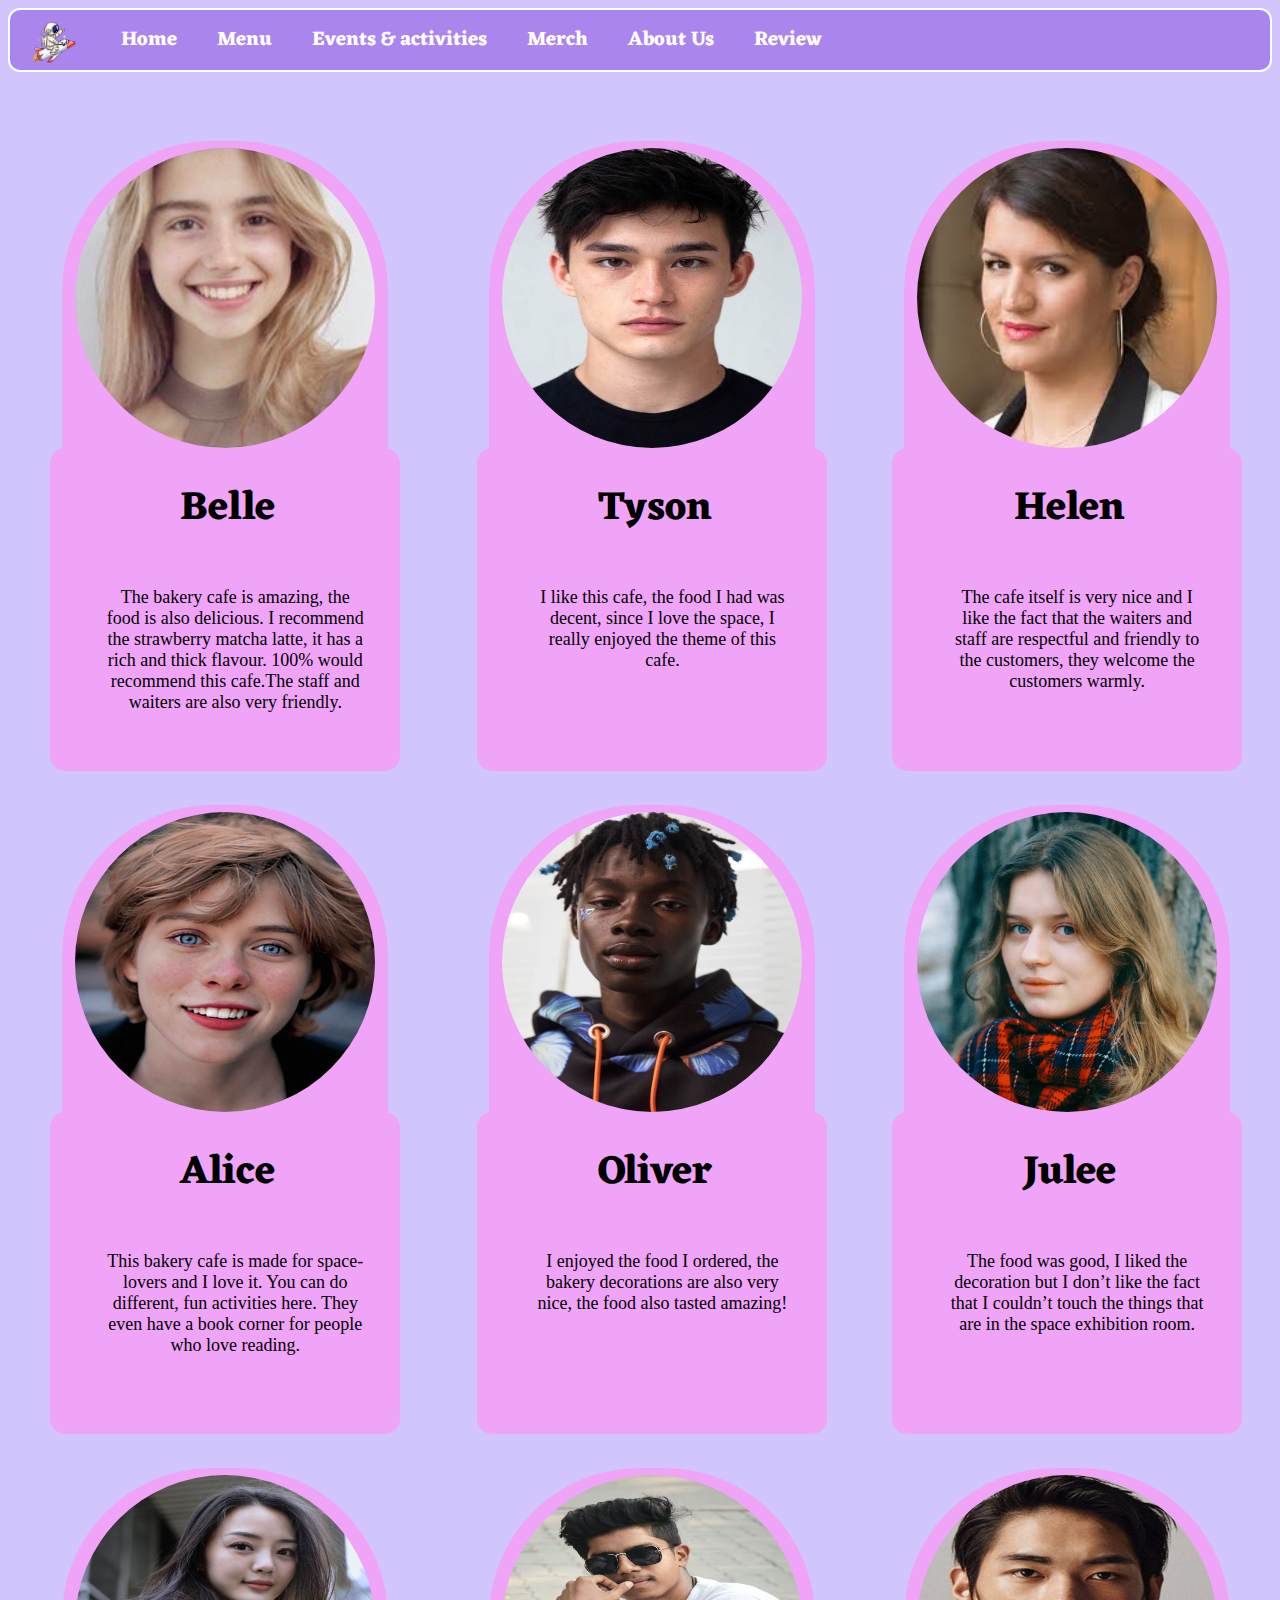
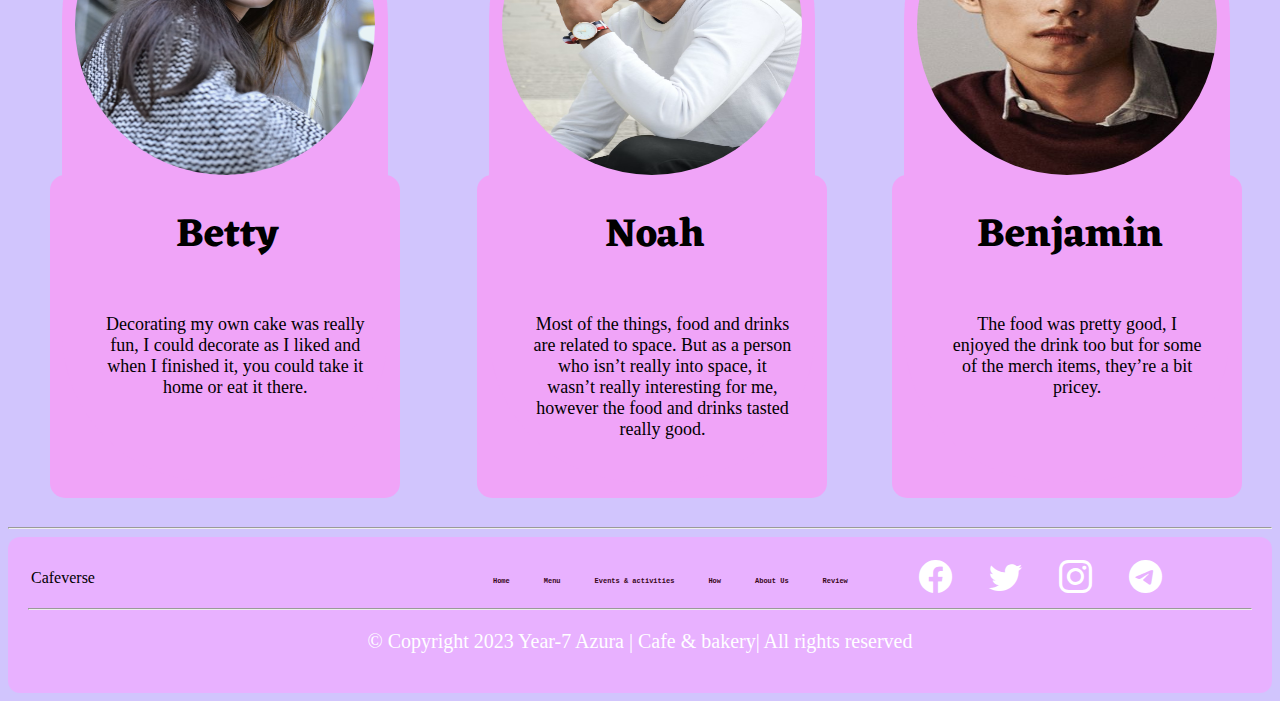
<file: review.html>
<!DOCTYPE html>
<html lang="en">
<head>
    <meta charset="UTF-8">
    <meta name="viewport" content="width=device-width, initial-scale=1.0">
    <title>Review</title>
    <link rel="stylesheet" href="review.css">
    <link rel="preconnect" href="https://fonts.googleapis.com">
    <link rel="preconnect" href="https://fonts.gstatic.com" crossorigin>
    <link href="https://fonts.googleapis.com/css2?family=Eczar:wght@600&display=swap" rel="stylesheet">
    <link rel="stylesheet" href="https://cdn.jsdelivr.net/npm/bootstrap-icons@1.11.1/font/bootstrap-icons.css">
    <link rel="icon" type="image_1/x-icon" href="image_1/logo.png">
</head>
<body class="comm">


    <section>
        <nav class="navbar">
            <a href=""><img src="image_1/logo.png" alt="logo" class="logo"></a>
            <a href="index.html" class="navtext">Home</a>
            <a href="menu.html" class="navtext">Menu</a>
            <a href="events.html" class="navtext">Events & activities</a>
            <a href="merch.html" class="navtext">Merch</a>
            <a href="about.html" class="navtext">About Us</a>
            <a href="review.html" class="navtext">Review</a>
        </nav>
    </section>
    <br><br>


<table>
<tr>
    <td>
       
    <fieldset>
        <legend>
            <img src="image_1/Belle.jpg" alt="Blue" class="comment2">
            <h2 class="Co">Belle</h2>
            <p class="comment">The bakery cafe is amazing, the food is also delicious. I recommend the strawberry matcha latte, it has a rich and thick flavour. 100% would recommend this cafe.The staff and waiters are also very friendly.</p>
        </legend>
    </fieldset>
    </td>
    <td>
        <fieldset>
            <legend>
                <img src="image_1/Tyson.jpg" alt="Blue" class="comment2">
                <h2 class="Co">Tyson</h2>
                <p class="comment">I like this cafe, the food I had was decent, since I love the space, I really enjoyed the theme of this cafe.</p>
            </legend>
        </fieldset>
    </td>
    <td>
        <fieldset>
            <legend>
                <img src="image_1/Helen.jfif" alt="Blue" class="comment2">
                <h2 class="Co">Helen</h2>
                <p class="comment">The cafe itself is very nice and I like the fact that the waiters and staff are respectful and friendly to the customers, they welcome the customers warmly. </p>
            </legend>
        </fieldset>
    </td>
</tr>
<tr>
   <td>
    <fieldset>
        <legend>
            <img src="image_1/Alice.jpg" alt="Blue" class="comment2">
            <h2 class="Co">Alice</h2>
            <p class="comment">This bakery cafe is made for space-lovers and I love it. You can do different, fun activities here. They even have a book corner for people who love reading.</p>
        </legend>
    </fieldset>  
    </td>
   <td>
    <fieldset>
        <legend>
            <img src="image_1/Olivia.jpg" alt="Blue" class="comment2">
            <h2 class="Co">Oliver</h2>
            <p class="comment">I enjoyed the food I ordered, the bakery decorations are also very nice, the food also tasted amazing!</p>
        </legend>
    </fieldset>  
   </td>
   <td>
    <fieldset>
        <legend>
            <img src="image_1/Julee.webp" alt="Blue" class="comment2">
            <h2 class="Co">Julee</h2>
            <p class="comment">The food was good, I liked the decoration but I don’t like the fact that I couldn’t touch the things that are in the space exhibition room.</p>
        </legend>
    </fieldset>    
    </td>
</tr>
<tr>
    <td>
        <fieldset>
            <legend>
                <img src="image_1/Betty.png" alt="Blue" class="comment2">
                <h2 class="Co">Betty</h2>
                <p class="comment">Decorating my own cake was really fun, I could decorate as I liked and when I finished it, you could take it home or eat it there.</p>
            </legend>
        </fieldset>  
    </td>
    <td>
        <fieldset>
            <legend>
                <img src="image_1/Noah.png" alt="Blue" class="comment2">
                <h2 class="Co">Noah</h2>
                <p class="comment">Most of the things, food and drinks are related to space. But as a person who isn’t really into space, it wasn’t really interesting for me, however the food and drinks tasted really good.</p>
            </legend>
        </fieldset>  
    </td>
    <td>
        <fieldset>
            <legend>
                <img src="image_1/Benjamin.jpg" alt="Blue" class="comment2">
                <h2 class="Co">Benjamin</h2>
               
            <p class="comment"> The food was pretty good, I enjoyed the drink too but for some of the merch items, they’re a bit pricey. </p>
            </legend>
        </fieldset>  
    </td>
</tr>
</table>
<br>
<hr>


<section>
    <footer class="footersection">
        <table width="100%">
            <tr>
                <td width="35%">
                    <label>Cafeverse<label><br>
                </td>
                <td width="35%" class="footer-pages">
                    <a href="index.html" class="footerpl">Home</a>
                    <a href="menu.html" class="footerpl">Menu</a>
                    <a href="events.html" class="footerpl">Events & activities</a>
                    <a href="merch.html" class="footerpl">How</a>
                    <a href="about.html" class="footerpl">About Us</a>
                    <a href="review.html" class="footerpl">Review</a>
                </td>
                <td width="30%" class="icon">
                    <a href="#"><i class="bi bi-facebook"></i></a>
                    <a href="#"><i class="bi bi-twitter"></i></a>
                    <a href="#"><i class="bi bi-instagram"></i></a>
                    <a href="#"><i class="bi bi-telegram"></i></a>
                </td>
            </tr>
        </table>
        <hr>
        <p class="copyright">© Copyright 2023 Year-7 Azura | Cafe & bakery| All rights
            reserved</p>
    </footer>
</section>




</body>
</html>
</file>
<file: index.css>
#bapro {
    width: 70%;
    height: 70px;
    font-size: large;
    background: url(image_1/buttonbg.jpg) repeat;
    border-radius: 60px;
    margin-left: 16%;
}
.fal {
    text-decoration: none;
      color: white;
    font-size: 40px;
    font-family: 'Eczar', serif;
}
.ff {
    background: url(image_1/buttonbg.jpg) repeat;
    border: rgb(51, 65, 95) solid;
}

#leg {
    background-color: #e8b1ff;
    color: white;
    font-size: 30px;
    width: 300px;
    height: 50px;
    text-align: center;
    border-radius: 9%;
    font-family: 'Eczar', serif;
}
.spp img {
    width: 20%;
    height: 290px;
    margin: 4%;
    border-radius: 50%;
}
.spp {
    text-align: center;
}

.bot {

    background: url(image_1/holymoly.jpg);

}

#spml {

    width: 20%;
    height: 40px;
    font-size: 15px;
    border-radius: 60px;
    margin-left: 170px;
    background-color: #e8b1ff;
    color: white;
    text-align: center;
    font-family: 'Eczar', serif;

}

#ggh {

    width: 20%;

    height: 40px;

    font-size: 15px;

    border-radius: 60px;
    margin-left: 125px;
    background-color: #e8b1ff;

    color: white;

    text-align: center;

    font-family: 'Eczar', serif;

}

#aasd {
    width: 20%;
    height: 40px;

    font-size: 15px;

    border-radius: 60px;

    margin-left: 120px;

    background-color: #e8b1ff;

    color: white;
    text-align: center;

    font-family: 'Eczar', serif;

}

.lhp {

    color: white;

}

.hp {

    color: white;

    font-family: 'Eczar', serif;
    font-size: 20px;

}

.hp p {
    font-size: 25px;

    font-family: 'Eczar', serif;

}

.hp h1 {

    font-size: 30px;

}

.navbar {

    background-color: #aa85ee;

    height: 50px;

    display: flex;

    align-items: center;

    padding: 5px;

    border: 2px solid white;

    border-radius: 12px;

}



.navtext {

    color: white;

    text-decoration: none;

    font-size: 20px;

    font-family: 'Courier New', Courier, monospace;

    font-weight: bold;

    margin-left: 40px;

    font-family: Eczar;

}



.logo {

    width: 51px;

    margin-left: 15px;

    margin-top: 5px;

}



.footersection {

    background-color: #e8b1ff;

    padding: 20px;

    border-radius: 12px;

}



.footer-pages {

    text-decoration: none;

    text-align: center;

}



.footerpl {

    color: #370617;
    text-decoration: none;

    margin: 0 15px;

    font-size: 7px;

    font-family: 'Courier New', Courier, monospace;

    font-weight: bold;

    font-family: 'Courier New', Courier, monospace;

}



.copyright {

    font-size: 20px;

    color: white;

    font-family: Ezcars;

    text-align: center;

}



.bi {

    color: white;

    font-size: 33px;

    margin-left: 33px;

}
.wel    {
    font-size: 10px;
}
</file>
<file: events.css>
.navbar {
    background-color: #aa85ee;
    height: 50px;
    display: flex;
    align-items: center;
    padding: 5px;
    border: 2px solid white;
    border-radius: 12px;
}

.navtext {
    color: white;
    text-decoration: none;
    font-size: 20px;
    font-family: 'Courier New', Courier, monospace;
    font-weight: bold;
    margin-left: 40px;
    font-family: Eczar;
}

.logo {
    width: 51px;
    margin-left: 15px;
    margin-top: 5px;
}

.footersection {
    background-color: #e8b1ff;
    padding: 20px;
    border-radius: 12px;
}

.footer-pages {
    text-decoration: none;
    text-align: center;
}

.footerpl {
    color: #370617;
    text-decoration: none;
    margin: 0 15px;
    font-size: 7px;
    font-family: 'Courier New', Courier, monospace;
    font-weight: bold;
    font-family: 'Courier New', Courier, monospace;
}

.copyright {
    font-size: 20px;
    color: white;
    font-family: Ezcars;
    text-align: center;
}

.bi {
    color: white;
    font-size: 33px;
    margin-left: 33px;
}

.page2 {
    background-image: url(image_1/space_2.jpg);
    background-repeat: no-repeat;
    font-family: 'Eczar', serif;
    background-size: cover;
    background-position: center;}

.infotext {
    color: #ffffff;
    font-family: Eczar;
    font-size: 15px;
    border: 2px solid #ffffff;
    padding: 9px;
    border-radius: 12px;
    margin-left: 20px;
}
.infotext2  {
    color: #ffffff;
    font-family: Eczar;
    font-size: 15px;
    border: 2px solid #ffffff;
    padding: 9px;
    border-radius: 12px;
    margin-left: 20px;
    margin-right: 30px;
}
.bigbox {
    background-color:#ce8aff;
    width: 90%;
    margin-left: 60px;
    border-radius: 12px;
    border: 2px solid white;
}
.etitle {
    color: white;
    margin-left: 20px;
    font-size: 24px;
    font-family: Eczar;
}
.eimage1 {
    width: 300px;
    margin-right: 30px;
    margin-left: 80px;
    margin-top: 60px;
    border: 2px solid white;
    border-radius: 12px;
}
.eimage2 {
    width: 300px;
    margin-left: 60px;
    margin-right: 40px;
    margin-top: 60px;
    border: 2px solid white;
    border-radius: 12px;
}
.bcimg  {
    width: 30%;
}
.vid    {
    width: 300px;
    height: 300px;
    border-radius: 12px;
    margin-left: 390px;
    border: 2px solid white;
}
.cfv    {
    font-size: 24px;
   margin-left: 30px;
}
</file>
<file: menu.css>
.navbar {
    background-color: #aa85ee;
    height: 50px;
    display: flex;
    align-items: center;
    padding: 5px;
    border: 2px solid white;
    border-radius: 12px;
}

.navtext {
    color: white;
    text-decoration: none;
    font-size: 20px;
    font-family: 'Courier New', Courier, monospace;
    font-weight: bold;
    margin-left: 40px;
    font-family: Eczar;
}

.logo {
    width: 51px;
    margin-left: 15px;
    margin-top: 5px;
}

.footersection {
    background-color: #e8b1ff;
    padding: 20px;
    border-radius: 12px;
}

.footer-pages {
    text-decoration: none;
    text-align: center;
}

.footerpl {
    color: #370617;
    text-decoration: none;
    margin: 0 15px;
    font-size: 7px;
    font-family: 'Courier New', Courier, monospace;
    font-weight: bold;
    font-family: 'Courier New', Courier, monospace;
}

.copyright {
    font-size: 20px;
    color: white;
    font-family: Ezcars;
    text-align: center;
}

.bi {
    color: white;
    font-size: 33px;
    margin-left: 33px;
}

.page3 {
    background-image: url(image_1/space_4.jpg);
    background-repeat: no-repeat;
    font-family: 'Eczar', serif;
    background-size: cover;
    background-position: center;
}

.mtitle {
    background-color: #e3cbff;
    width: 600px;
    text-align: center;
    padding-top: 1px;
    padding-bottom: 1px;
    margin-top: 30px;
    margin-left: 300px;
    font-size: 30px;
    border-radius: 12px;
    border: 2px solid white;
}

.finfo {
    font-family: eczar;
    color: rgb(63, 48, 72);
}

.fdimg {
    width: 60px;
    border-radius: 50%;
    border: 2px solid white;
}

.foodbac {
    background-color: #fea8f3;
    text-align: center;
    border-radius: 12px;
    width: 280px;
    height: 190px;
    margin-left: 20px;
    border: 2px solid white;
    margin-top: 20px;
}

.finfo {
    padding-top: 20px;
}
.cfv    {
    font-size: 24px;
   margin-left: 30px;
}
</file>
<file: merch.css>
.navbar {
    background-color: #aa85ee;
    height: 50px;
    display: flex;
    align-items: center;
    padding: 5px;
    border: 2px solid white;
    border-radius: 12px;
}

.navtext {
    color: white;
    text-decoration: none;
    font-size: 20px;
    font-family: 'Courier New', Courier, monospace;
    font-weight: bold;
    margin-left: 40px;
    font-family: Eczar;
}

.logo {
    width: 51px;
    margin-left: 15px;
    margin-top: 5px;
}

.box {
    background-color: rgba(255, 255, 255, 0.447);
    width: 1100px;
    height: 390px;
    border-radius: 10px;
    margin: auto;
    margin-bottom: 90px;
    margin-top: 60px;
}

.page1 {
    background-image: url(image_1/space_1.jpg);
    background-repeat: no-repeat;
    font-family: 'Eczar', serif;
    background-size: cover;
    background-position: center;
}

.title {
    width: 1096px;
    height: 42px;
    padding-top: 3px;
    border-radius: 10px;
    font-size: 24px;
    color: white;
    font-family: 'Eczar', serif;
    text-align: center;
    border: 2px solid white;
    background-color: rgba(203, 62, 255, 0.418);

}

.clothes {
    width: 150px;
}

.stationary {
    width: 130px;
    margin-left: 60px;
}

.item {
    margin-bottom: 20px;
    margin-left: 38px;
    color: white;
    font-size: 13px;
    border: 2px solid white;
    padding: 9px;
    border-radius: 10px;
    text-align: center;
    background-color: rgba(137, 43, 226, 0.272);
}

.tb {
    margin-left: 30px;
}

.totebag {
    width: 170px;
    margin-left: 120px;
}

.item2 {
    margin-bottom: 20px;
    margin-left: 80px;
    color: white;
    font-size: 15px;
    border: 2px solid white;
    padding: 9px;
    border-radius: 10px;
    text-align: center;
    background-color: rgba(137, 43, 226, 0.272);
}

.mug {
    width: 150px;
    margin-left: 80px;
}

.item3 {
    margin-bottom: 20px;
    margin-left: 60px;
    color: white;
    font-size: 15px;
    border: 2px solid white;
    padding: 6px;
    border-radius: 10px;
    text-align: center;
    background-color: rgba(137, 43, 226, 0.272);
}

.sticker {
    width: 150px;
    margin-left: 24px;
    border-radius: 12px;
}

.item4 {
    margin-bottom: 20px;
    margin-left: 24px;
    color: white;
    font-size: 15px;
    border: 2px solid white;
    padding: 6px;
    border-radius: 10px;
    text-align: center;
    background-color: rgba(137, 43, 226, 0.272);
}

.keychain {
    width: 80px;
    margin-left: 19px;
}

.item5 {
    margin-bottom: 20px;
    margin-left: 2px;
    color: white;
    font-size: 15px;
    border: 2px solid white;
    padding: 3px;
    border-radius: 10px;
    text-align: center;
    background-color: rgba(137, 43, 226, 0.272);
}

.jewellery {
    width: 150px;
    margin-left: 45px;
}

.item6 {
    margin-bottom: 20px;
    margin-left: 42px;
    color: white;
    font-size: 15px;
    border: 2px solid white;
    padding: 3px;
    border-radius: 10px;
    text-align: center;
    background-color: rgba(137, 43, 226, 0.272);
}

.boxx {
    background-color: rgba(255, 255, 255, 0.447);
    width: 1100px;
    height: 630px;
    border-radius: 10px;
    margin: auto;
    margin-bottom: 90px;
}

.toys {
    width: 150px;
    margin-left: 78px;
    border-radius: 12;
}

.item7 {
    margin-bottom: 20px;
    margin-left: 66px;
    color: white;
    font-size: 15px;
    border: 2px solid white;
    padding: 3px;
    border-radius: 10px;
    text-align: center;
    background-color: rgba(137, 43, 226, 0.272);
}

.footersection {
    background-color: #e8b1ff;
    padding: 20px;
    border-radius: 12px;
}

.footer-pages {
    text-decoration: none;
    text-align: center;
}

.footerpl {
    color: #370617;
    text-decoration: none;
    margin: 0 15px;
    font-size: 7px;
    font-family: 'Courier New', Courier, monospace;
    font-weight: bold;
    font-family: 'Courier New', Courier, monospace;
}

.copyright {
    font-size: 20px;
    color: white;
    font-family: Ezcars;
    text-align: center;
}

.bi {
    color: white;
    font-size: 33px;
    margin-left: 33px;
}
.cfv    {
    font-size: 24px;
   margin-left: 30px;
}
</file>
<file: review.css>
.navbar {
    background-color: #aa85ee;
    height: 50px;
    display: flex;
    align-items: center;
    padding: 5px;
    border: 2px solid white;
    border-radius: 12px;
}


.navtext {
    color: white;
    text-decoration: none;
    font-size: 20px;
    font-family: 'Courier New', Courier, monospace;
    font-weight: bold;
    margin-left: 40px;
    font-family: Eczar;
}


.logo {
    width: 51px;
    margin-left: 15px;
    margin-top: 5px;
}


.comment {
    text-align: center;
}
.Co {
    font-family: eczar;
    padding-left:5px;
    padding-top: 10px;
    text-align: center;
    font-size: 40px;
    margin-top: 10px;
}
.Com {
    background-color: lightpink;
    border-radius: 29px;
    width: 560px;
    height: 350px;
    margin-top: 50px;
    font-size: 30px;
    text-align: center;
    margin-left: 44px;
}




.comment {
    margin-left: 20px;
    font-size: 18px;
    padding: 10px;
}


.fimg {
    border-radius: 50%;
    text-align: center;
}


fieldset {
    width: 25%;
    background-color: rgb(240, 164, 248);
    margin: auto;
    text-align: center;
    border: 0;
    border-radius: 15px;
    margin-top: 30px;
        }
legend {
    background-color: rgb(240, 164, 248);
    font-size: 18px;
    padding: 7px 13px;
    text-align: center;
    border-radius: 150px;
    height: 600px;
        }


.comment2 {
    width: 300px;
    height: 300px;
    border-radius: 500px;
}
.comm {
    background-color: rgb(209, 197, 253);
}
.footersection {
    background-color: #e8b1ff;
    padding: 20px;
    border-radius: 12px;
}
.footer-pages {
    text-decoration: none;
    text-align: center;
}
.footerpl {
    color: #370617;
    text-decoration: none;
    margin: 0 15px;
    font-size: 7px;
    font-family: 'Courier New', Courier, monospace;
    font-weight: bold;
    font-family: 'Courier New', Courier, monospace;
}
.copyright {
    font-size: 20px;
    color: white;
    font-family: Ezcars;
    text-align: center;
}
.bi {
    color: white;
    font-size: 33px;
    margin-left: 33px;
}
</file>
